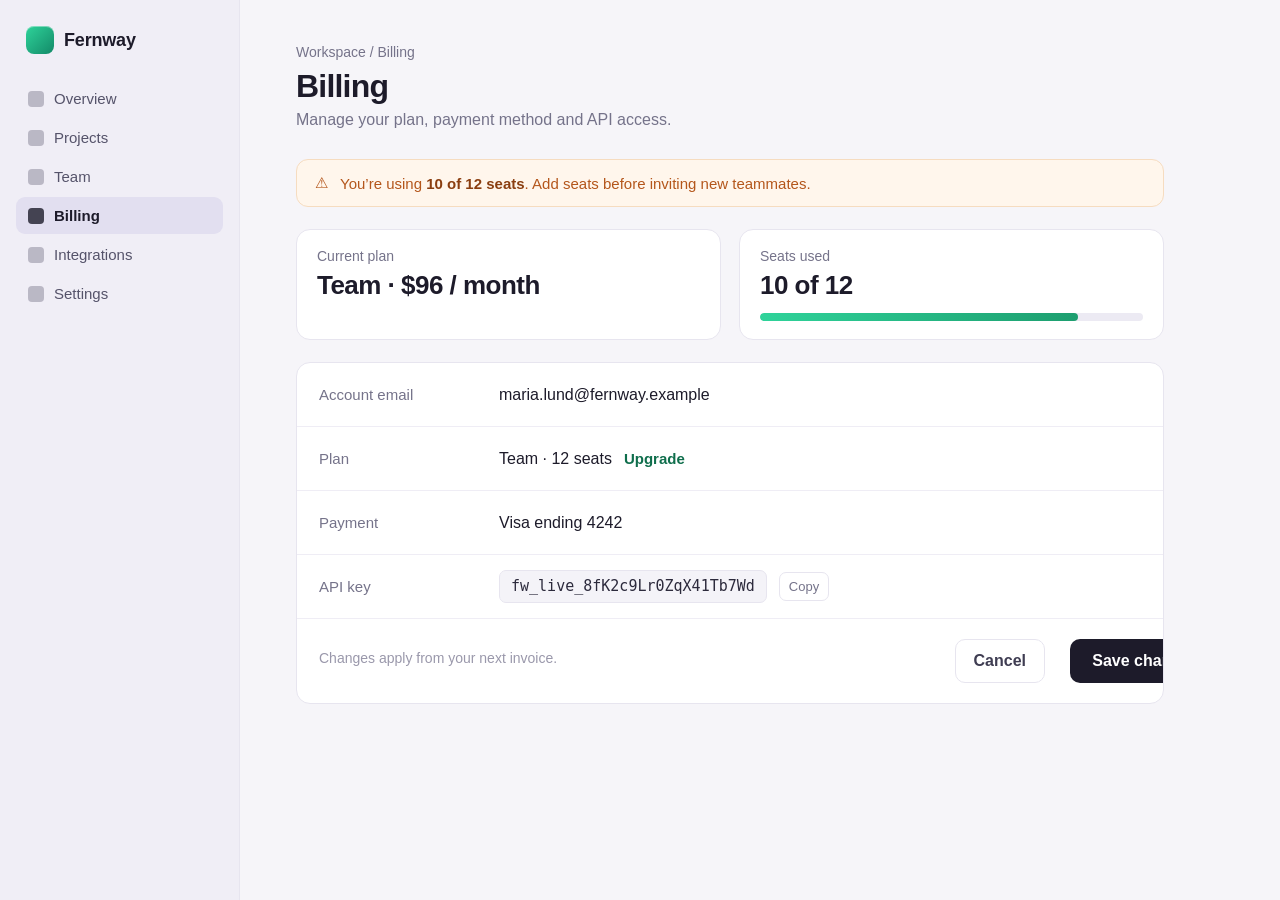
<file: demo/index.html>
<!doctype html>
<html lang="en">
<head>
<meta charset="utf-8">
<meta name="viewport" content="width=device-width, initial-scale=1">
<title>Billing · Fernway</title>
<!-- Fictional demo app for recording Point. All data on this page is fake. -->
<style>
  :root {
    --bg: #f6f5f9; --panel: #fff; --ink: #1d1b2a; --muted: #75738a; --line: #e7e5ef;
    --side: #f0eef6; --brand: #1d9e6f; --brand-ink: #0f6e4c; --warn: #b4561b;
  }
  * { box-sizing: border-box; }
  html, body { margin: 0; height: 100%; }
  body { font-family: -apple-system, BlinkMacSystemFont, "SF Pro Text", "Inter", sans-serif; color: var(--ink); background: var(--bg); -webkit-font-smoothing: antialiased; font-size: 16px; }
  .app { display: grid; grid-template-columns: 240px 1fr; min-height: 100vh; }

  aside { background: var(--side); border-right: 1px solid var(--line); padding: 26px 16px; }
  .brand { display: flex; align-items: center; gap: 10px; padding: 0 10px 26px; font-weight: 700; font-size: 18px; letter-spacing: -.01em; }
  .logo { width: 28px; height: 28px; border-radius: 8px; background: linear-gradient(135deg, #2fd39a, #138a68); box-shadow: inset 0 1px rgba(255,255,255,.4); }
  .nav a { display: flex; align-items: center; gap: 10px; padding: 10px 12px; margin-bottom: 2px; border-radius: 9px; color: #55536a; text-decoration: none; font-size: 15px; }
  .nav a.on { background: #e2dff0; color: var(--ink); font-weight: 600; }
  .nav i { width: 16px; height: 16px; border-radius: 4px; background: currentColor; opacity: .35; }
  .nav a.on i { opacity: .8; }

  main { padding: 44px 56px 60px; max-width: 980px; }
  .crumbs { color: var(--muted); font-size: 14px; margin-bottom: 8px; }
  h1 { margin: 0 0 6px; font-size: 32px; letter-spacing: -.025em; }
  .sub { color: var(--muted); font-size: 16px; margin-bottom: 30px; }

  .banner { display: flex; gap: 12px; align-items: center; padding: 14px 18px; margin-bottom: 22px; border-radius: 12px; background: #fff6ec; border: 1px solid #f6dcc0; color: var(--warn); font-size: 15px; }
  .banner b { color: #8a3e10; }

  .grid { display: grid; grid-template-columns: 1fr 1fr; gap: 18px; margin-bottom: 22px; }
  .stat { background: var(--panel); border: 1px solid var(--line); border-radius: 14px; padding: 18px 20px; }
  .stat .k { color: var(--muted); font-size: 14px; }
  .stat .v { font-size: 26px; font-weight: 700; letter-spacing: -.02em; margin-top: 6px; }
  .meter { height: 8px; border-radius: 4px; background: #eceaf3; margin-top: 12px; overflow: hidden; }
  .meter span { display: block; height: 100%; width: 83%; border-radius: 4px; background: linear-gradient(90deg, #2fd39a, #1d9e6f); }

  .card { position: relative; background: var(--panel); border: 1px solid var(--line); border-radius: 14px; overflow: hidden; }
  .row { display: grid; grid-template-columns: 180px 1fr; align-items: center; min-height: 64px; padding: 0 22px; border-bottom: 1px solid #efedf5; }
  .row .k { color: var(--muted); font-size: 15px; }
  .row .v { font-size: 16px; font-weight: 500; display: flex; align-items: center; gap: 12px; }
  .link { color: var(--brand-ink); font-weight: 600; font-size: 15px; text-decoration: none; }
  .key { font: 500 15px/1 ui-monospace, "SF Mono", Menlo, monospace; background: #f4f3f8; border: 1px solid var(--line); border-radius: 7px; padding: 8px 11px; color: #2c2a3c; }
  .copy { font-size: 13px; color: var(--muted); border: 1px solid var(--line); border-radius: 7px; padding: 6px 9px; background: #fff; }
  .foot { position: relative; height: 84px; }
  .foot p { position: absolute; left: 22px; top: 31px; margin: 0; color: #9a98ab; font-size: 14px; }
  /* The bug to point at: the primary button overflows the card and gets clipped. */
  .save { position: absolute; right: -58px; top: 20px; height: 44px; padding: 0 22px; border: 0; border-radius: 10px; background: var(--ink); color: #fff; font-family: inherit; font-size: 16px; font-weight: 600; white-space: nowrap; cursor: pointer; }
  .cancel { position: absolute; right: 118px; top: 20px; height: 44px; padding: 0 18px; border: 1px solid var(--line); border-radius: 10px; background: #fff; color: #3f3d52; font-family: inherit; font-size: 16px; font-weight: 600; }
</style>
</head>
<body>
  <div class="app">
    <aside>
      <div class="brand"><span class="logo"></span>Fernway</div>
      <nav class="nav">
        <a href="#"><i></i>Overview</a>
        <a href="#"><i></i>Projects</a>
        <a href="#"><i></i>Team</a>
        <a href="#" class="on"><i></i>Billing</a>
        <a href="#"><i></i>Integrations</a>
        <a href="#"><i></i>Settings</a>
      </nav>
    </aside>

    <main>
      <div class="crumbs">Workspace / Billing</div>
      <h1>Billing</h1>
      <div class="sub">Manage your plan, payment method and API access.</div>

      <div class="banner">⚠︎ <span>You’re using <b>10 of 12 seats</b>. Add seats before inviting new teammates.</span></div>

      <div class="grid">
        <div class="stat"><div class="k">Current plan</div><div class="v">Team · $96 / month</div></div>
        <div class="stat"><div class="k">Seats used</div><div class="v">10 of 12</div><div class="meter"><span></span></div></div>
      </div>

      <div class="card">
        <div class="row"><span class="k">Account email</span><span class="v">maria.lund@fernway.example</span></div>
        <div class="row"><span class="k">Plan</span><span class="v">Team · 12 seats <a class="link" href="#">Upgrade</a></span></div>
        <div class="row"><span class="k">Payment</span><span class="v">Visa ending 4242</span></div>
        <div class="row"><span class="k">API key</span><span class="v"><span class="key">fw_live_8fK2c9Lr0ZqX41Tb7Wd</span><span class="copy">Copy</span></span></div>
        <div class="foot">
          <p>Changes apply from your next invoice.</p>
          <button class="cancel">Cancel</button>
          <button class="save">Save changes</button>
        </div>
      </div>
    </main>
  </div>
</body>
</html>
</file>
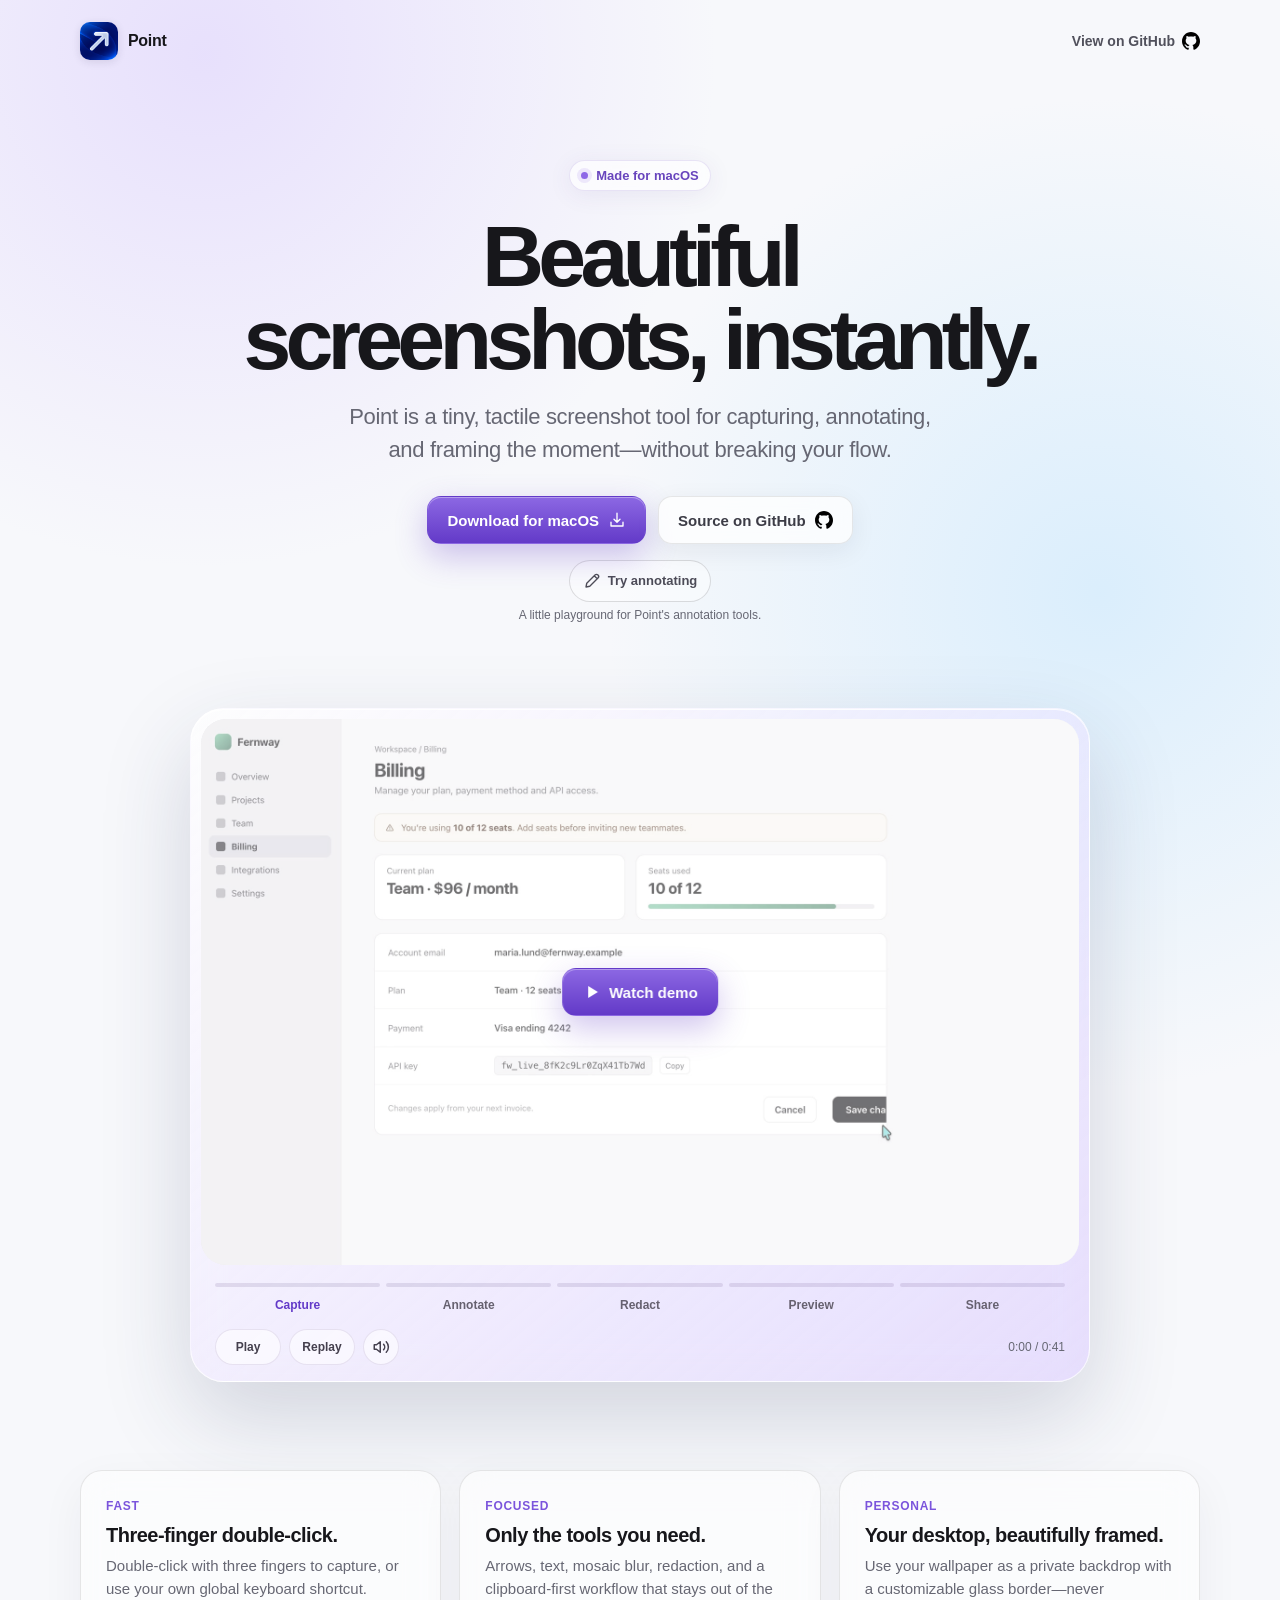
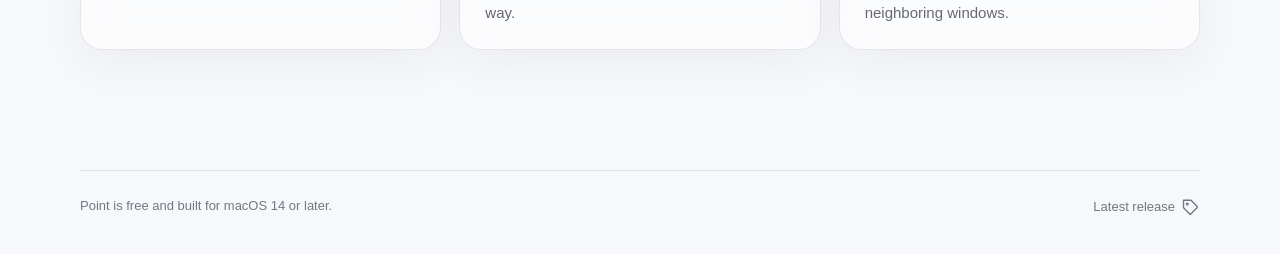
<file: docs/index.html>
<!doctype html>
<html lang="en">
<head>
  <meta charset="utf-8">
  <meta name="viewport" content="width=device-width, initial-scale=1">
  <title>Point — Beautiful screenshots, instantly</title>
  <meta name="description" content="A tiny, tactile screenshot and annotation tool made for macOS.">
  <meta name="theme-color" content="#f5f6fa">
  <meta property="og:title" content="Point — Beautiful screenshots, instantly">
  <meta property="og:description" content="Capture, annotate, and frame polished screenshots without leaving the moment.">
  <meta property="og:type" content="website">
  <meta property="og:url" content="https://201549bl.github.io/point/">
  <meta property="og:image" content="https://201549bl.github.io/point/og.png">
  <meta name="twitter:card" content="summary_large_image">
  <meta name="twitter:title" content="Point — Beautiful screenshots, instantly">
  <meta name="twitter:description" content="A tiny, tactile screenshot and annotation tool made for macOS.">
  <meta name="twitter:image" content="https://201549bl.github.io/point/og.png">
  <link rel="icon" href="app-icon.png">
  <link rel="stylesheet" href="annotation-tools.css">
  <style>
    :root {
      color-scheme: light;
      --ink: #17171b;
      --muted: #666773;
      --line: rgba(29, 29, 36, .1);
      --accent: #7b54dc;
      --accent-dark: #633ac8;
    }

    * { box-sizing: border-box; }

    html { scroll-behavior: smooth; }

    body {
      margin: 0;
      min-width: 320px;
      color: var(--ink);
      background:
        radial-gradient(circle at 16% 3%, rgba(206, 185, 255, .38), transparent 32rem),
        radial-gradient(circle at 86% 32%, rgba(165, 219, 255, .35), transparent 31rem),
        #f7f8fb;
      font-family: -apple-system, BlinkMacSystemFont, "SF Pro Display", "Helvetica Neue", sans-serif;
      -webkit-font-smoothing: antialiased;
    }

    a { color: inherit; }

    .shell {
      width: min(1120px, calc(100% - 40px));
      margin: 0 auto;
    }

    nav {
      height: 82px;
      display: flex;
      align-items: center;
      justify-content: space-between;
    }

    .brand {
      display: inline-flex;
      align-items: center;
      gap: 10px;
      font-weight: 700;
      letter-spacing: -.02em;
      text-decoration: none;
    }

    .brand img {
      width: 38px;
      height: 38px;
      border-radius: 10px;
      box-shadow: 0 2px 8px rgba(43, 35, 64, .12);
    }

    .nav-link, footer a {
      display: inline-flex;
      align-items: center;
      gap: 7px;
    }

    .link-icon {
      width: 18px;
      height: 18px;
      flex: none;
    }

    img.link-icon { height: auto; }

    .nav-link {
      color: #51515c;
      font-size: 14px;
      font-weight: 600;
      text-decoration: none;
    }

    .hero {
      text-align: center;
      padding: 78px 0 54px;
    }

    .eyebrow {
      display: inline-flex;
      align-items: center;
      gap: 8px;
      padding: 7px 11px;
      border: 1px solid rgba(107, 73, 190, .14);
      border-radius: 99px;
      color: #6845bd;
      background: rgba(255, 255, 255, .65);
      box-shadow: 0 4px 24px rgba(80, 55, 140, .08);
      font-size: 13px;
      font-weight: 650;
      backdrop-filter: blur(18px);
    }

    .eyebrow::before {
      width: 7px;
      height: 7px;
      border-radius: 50%;
      background: #8e68e7;
      content: "";
      box-shadow: 0 0 0 4px rgba(142, 104, 231, .13);
    }

    h1 {
      max-width: 850px;
      margin: 24px auto 20px;
      font-size: clamp(52px, 8vw, 86px);
      line-height: .96;
      letter-spacing: -.067em;
      text-wrap: balance;
    }

    .lede {
      max-width: 620px;
      margin: 0 auto;
      color: var(--muted);
      font-size: clamp(18px, 2.2vw, 22px);
      line-height: 1.5;
      letter-spacing: -.015em;
      text-wrap: balance;
    }

    .actions {
      display: flex;
      justify-content: center;
      flex-wrap: wrap;
      gap: 12px;
      margin-top: 30px;
    }

    .button {
      min-height: 48px;
      display: inline-flex;
      align-items: center;
      justify-content: center;
      gap: 9px;
      padding: 0 19px;
      border: 1px solid var(--line);
      border-radius: 14px;
      color: #3c3c46;
      background: rgba(255, 255, 255, .74);
      box-shadow: 0 7px 26px rgba(34, 30, 50, .07);
      font-size: 15px;
      font-weight: 650;
      text-decoration: none;
      backdrop-filter: blur(18px);
      transition: transform .2s cubic-bezier(.2, .8, .2, 1), box-shadow .2s ease;
    }

    .button:hover { transform: translateY(-2px); box-shadow: 0 12px 30px rgba(34, 30, 50, .12); }
    .button:focus-visible { outline: 3px solid rgba(123, 84, 220, .25); outline-offset: 3px; }

    .button.primary {
      border-color: transparent;
      color: white;
      background: linear-gradient(180deg, #8c68e3, var(--accent-dark));
      box-shadow: 0 12px 32px rgba(99, 58, 200, .3), inset 0 1px rgba(255, 255, 255, .35);
    }

    .demo-wrap { padding: 30px 0 88px; }

    .demo {
      position: relative;
      min-height: 630px;
      overflow: hidden;
      display: grid;
      place-items: center;
      border: 1px solid rgba(255, 255, 255, .68);
      border-radius: 34px;
      background:
        linear-gradient(145deg, rgba(44, 142, 197, .18), rgba(129, 99, 201, .16)),
        radial-gradient(circle at 15% 74%, #afd8e5 0, #649bc2 26%, transparent 27%),
        linear-gradient(135deg, #6ec0dc, #3a79ae 47%, #8f7dc7);
      box-shadow: 0 35px 90px rgba(39, 49, 91, .18), inset 0 1px rgba(255, 255, 255, .7);
    }

    .demo::before,
    .demo::after {
      position: absolute;
      bottom: -90px;
      width: 540px;
      height: 310px;
      border-radius: 56% 44% 0 0;
      content: "";
      filter: saturate(.75);
    }

    .demo::before { left: -90px; background: #718b91; transform: rotate(8deg); }
    .demo::after { right: -150px; background: #566b72; transform: rotate(-7deg); }

    .glass-frame {
      position: relative;
      z-index: 1;
      width: min(78%, 790px);
      padding: 13px;
      border: 1px solid rgba(255, 255, 255, .82);
      border-radius: 29px;
      background: linear-gradient(140deg, rgba(255, 255, 255, .66), rgba(206, 181, 255, .42) 46%, rgba(255, 255, 255, .36));
      box-shadow: 0 28px 60px rgba(21, 31, 63, .34), inset 0 0 0 1px rgba(126, 75, 207, .32);
      backdrop-filter: blur(24px) saturate(1.25);
    }

    .shot {
      position: relative;
      min-height: 375px;
      overflow: hidden;
      border-radius: 17px;
      color: #f7f7fa;
      background: #17171b;
      box-shadow: inset 0 0 0 1px rgba(255,255,255,.08);
    }

    .shot-bar {
      height: 49px;
      display: flex;
      align-items: center;
      gap: 8px;
      padding: 0 17px;
      border-bottom: 1px solid rgba(255,255,255,.08);
      color: #aaaab3;
      font-size: 12px;
    }

    .dot { width: 10px; height: 10px; border-radius: 50%; background: #55555d; }
    .shot-title { margin-left: 8px; }

    .shot-content { padding: 58px 58px 72px; }
    .shot-label { color: #9a7be9; font-size: 13px; font-weight: 700; letter-spacing: .06em; text-transform: uppercase; }
    .shot h2 { max-width: 470px; margin: 10px 0 14px; font-size: clamp(30px, 4vw, 46px); line-height: 1.04; letter-spacing: -.045em; }
    .shot p { max-width: 410px; margin: 0; color: #a9a9b2; line-height: 1.55; }

    .annotation {
      position: absolute;
      right: 12%;
      bottom: 23%;
      width: 150px;
      height: 5px;
      border-radius: 9px;
      background: #ac7cff;
      box-shadow: 0 0 0 2px rgba(0,0,0,.32);
      transform: rotate(-22deg);
      transform-origin: right center;
    }

    .annotation::after {
      position: absolute;
      right: -3px;
      top: -8px;
      width: 17px;
      height: 17px;
      border-top: 5px solid #ac7cff;
      border-right: 5px solid #ac7cff;
      content: "";
      transform: rotate(45deg);
    }

    .toolbar {
      position: absolute;
      z-index: 2;
      left: 50%;
      bottom: 42px;
      display: flex;
      align-items: center;
      gap: 9px;
      min-height: 56px;
      padding: 10px 18px;
      border: 1px solid rgba(255,255,255,.68);
      border-radius: 28px;
      background: rgba(246, 246, 250, .68);
      box-shadow: 0 16px 36px rgba(22, 30, 58, .22), inset 0 1px rgba(255,255,255,.8);
      backdrop-filter: blur(24px) saturate(1.2);
      transform: translateX(-50%);
    }

    .tool-picker {
      display: flex;
      align-items: center;
      gap: 2px;
    }

    .tool {
      width: 34px;
      height: 34px;
      display: grid;
      place-items: center;
      border: 1px solid transparent;
      border-radius: 17px;
      color: #4d4c56;
    }

    .tool.active {
      border-color: rgba(113, 72, 206, .22);
      color: #7148ce;
      background: rgba(113, 72, 206, .16);
    }

    .toolbar-divider {
      width: 1px;
      height: 22px;
      background: rgba(68, 67, 76, .18);
    }

    .toolbar-label { color: #3e3d45; font-size: 12px; font-weight: 650; }

    .switch {
      width: 29px;
      height: 17px;
      padding: 2px;
      border-radius: 99px;
      background: #7650d4;
      box-shadow: inset 0 1px 2px rgba(52, 31, 105, .22);
    }

    .switch::after {
      display: block;
      width: 13px;
      height: 13px;
      margin-left: 12px;
      border-radius: 50%;
      background: white;
      box-shadow: 0 1px 3px rgba(30, 25, 45, .25);
      content: "";
    }

    .toolbar-action {
      width: 24px;
      display: grid;
      place-items: center;
      color: #47464f;
    }

    .symbol {
      width: 17px;
      height: 17px;
      display: block;
      background: currentColor;
      -webkit-mask: var(--icon) center / contain no-repeat;
      mask: var(--icon) center / contain no-repeat;
    }

    .copy-action {
      min-width: 49px;
      height: 30px;
      display: grid;
      place-items: center;
      border-radius: 15px;
      color: white;
      background: #7650d4;
      box-shadow: inset 0 1px rgba(255,255,255,.34), 0 2px 7px rgba(75, 48, 145, .23);
      font-size: 12px;
      font-weight: 700;
    }

    .video-demo {
      width: min(900px, 100%);
      min-height: 0;
      display: block;
      margin: 0 auto;
      padding: 10px;
      border-radius: 34px;
      background: linear-gradient(140deg, rgba(255, 255, 255, .74), rgba(210, 191, 255, .46));
      box-shadow: 0 35px 90px rgba(39, 49, 91, .18), inset 0 1px rgba(255, 255, 255, .8);
      backdrop-filter: blur(24px) saturate(1.2);
    }

    .video-demo::before,
    .video-demo::after { display: none; }

    .demo-stage { position: relative; }
    .demo-stage::after {
      content: "";
      position: absolute;
      inset: 0;
      z-index: 1;
      border-radius: 25px;
      background: rgba(255, 255, 255, .38);
      opacity: 0;
      pointer-events: none;
      transition: opacity 250ms ease;
    }
    .is-awaiting-play .demo-stage::after { opacity: 1; }
    .is-awaiting-play video { filter: saturate(.4); }
    .video-demo video {
      width: 100%;
      height: auto;
      display: block;
      border-radius: 25px;
      background: #eef0f5;
      transition: filter 250ms ease;
    }

    .demo-start {
      position: absolute;
      z-index: 2;
      top: 50%;
      left: 50%;
      translate: -50% -50%;
      font-family: inherit;
      white-space: nowrap;
      cursor: pointer;
    }
    .demo-start[hidden] { display: none; }
    .demo-start svg { width: 18px; height: 18px; }

    .demo-controls { width: 100%; padding: 8px 14px 6px; }
    .demo-controls[hidden] { display: none; }
    .chapter-timeline { position: relative; }
    .chapter-list { display: grid; grid-template-columns: var(--chapter-tracks, repeat(5, 1fr)); gap: 6px; }
    .demo-chapter {
      min-width: 0;
      min-height: 54px;
      display: flex;
      flex-direction: column;
      align-items: stretch;
      justify-content: flex-start;
      padding: 10px 0 8px;
      border: 0;
      border-radius: 5px;
      background: transparent;
      color: #66616f;
      font-size: 12px;
      font-weight: 600;
      line-height: 1.4;
      font-family: inherit;
      cursor: pointer;
    }
    .chapter-track { display: block; flex: 0 0 4px; height: 4px; margin-bottom: 10px; overflow: hidden; border-radius: 4px; background: rgba(79, 56, 116, .13); }
    .chapter-fill { display: block; width: 100%; height: 100%; background: var(--accent); transform: scaleX(var(--progress, 0)); transform-origin: left; }
    .demo-chapter[aria-current="step"] { color: var(--accent-dark); font-weight: 750; }
    .demo-chapter:hover { color: var(--accent-dark); }
    .demo-scrub {
      appearance: none;
      -webkit-appearance: none;
      position: absolute;
      top: 0;
      left: 0;
      width: 100%;
      height: 24px;
      margin: 0;
      padding: 0;
      background: transparent;
      cursor: pointer;
      touch-action: none;
    }
    .demo-scrub::-webkit-slider-runnable-track { height: 4px; background: transparent; }
    .demo-scrub::-moz-range-track, .demo-scrub::-moz-range-progress { height: 4px; background: transparent; }
    .demo-scrub::-webkit-slider-thumb { -webkit-appearance: none; width: 12px; height: 12px; margin-top: -4px; border: 2px solid white; border-radius: 50%; background: var(--accent-dark); box-shadow: 0 1px 5px rgba(50,30,80,.25); opacity: 0; }
    .demo-scrub::-moz-range-thumb { width: 8px; height: 8px; border: 2px solid white; border-radius: 50%; background: var(--accent-dark); opacity: 0; }
    .demo-playhead {
      position: absolute;
      left: var(--playhead-x, 0px);
      top: var(--playhead-y, 12px);
      width: 12px;
      height: 12px;
      border: 2px solid white;
      border-radius: 50%;
      background: var(--accent-dark);
      box-shadow: 0 1px 5px rgba(50,30,80,.25);
      transform: translate(-50%, -50%);
      pointer-events: none;
      opacity: 0;
    }
    .chapter-timeline:hover .demo-playhead, .chapter-timeline:focus-within .demo-playhead { opacity: 1; }
    .demo-transport { display: flex; flex-wrap: wrap; align-items: center; gap: 8px; padding-top: 2px; }
    .demo-transport button {
      min-height: 36px;
      min-width: 66px;
      padding: 0 12px;
      border: 1px solid rgba(112,89,147,.14);
      border-radius: 18px;
      background: rgba(255,255,255,.58);
      color: #45404e;
      font: 650 12px/1 -apple-system, BlinkMacSystemFont, "SF Pro Display", sans-serif;
      cursor: pointer;
    }
    .demo-transport button:hover { background: rgba(255,255,255,.95); }
    .demo-transport .video-sound { display: grid; place-items: center; flex: 0 0 36px; width: 36px; min-width: 36px; height: 36px; padding: 0; }
    .video-sound svg { grid-area: 1 / 1; width: 18px; height: 18px; }
    .video-sound[aria-pressed="false"] .sound-on, .video-sound[aria-pressed="true"] .sound-off { display: none; }
    .demo-clock { margin-left: auto; color: var(--muted); font-size: 12px; font-variant-numeric: tabular-nums; white-space: nowrap; }
    .demo-controls :focus-visible { outline: 2px solid var(--accent); outline-offset: 3px; }
    .demo-scrub:disabled { cursor: wait; }
    .demo-fallback { padding: 0 14px; font-size: 13px; color: var(--muted); }

    .features {
      display: grid;
      grid-template-columns: repeat(3, 1fr);
      gap: 18px;
      padding-bottom: 120px;
    }

    .feature {
      padding: 25px;
      border: 1px solid var(--line);
      border-radius: 22px;
      background: rgba(255, 255, 255, .55);
      box-shadow: 0 14px 45px rgba(36, 32, 54, .05);
      backdrop-filter: blur(16px);
    }

    .feature-kicker { color: var(--accent); font-size: 12px; font-weight: 750; letter-spacing: .06em; text-transform: uppercase; }
    .feature h3 { margin: 10px 0 7px; font-size: 20px; letter-spacing: -.025em; }
    .feature p { margin: 0; color: var(--muted); font-size: 15px; line-height: 1.55; }

    footer {
      display: flex;
      justify-content: space-between;
      gap: 20px;
      padding: 27px 0 38px;
      border-top: 1px solid var(--line);
      color: #757681;
      font-size: 13px;
    }

    footer a { text-decoration: none; }

    @media (max-width: 760px) {
      .shell { width: min(100% - 24px, 1120px); }
      .hero { padding-top: 54px; }
      h1 { font-size: clamp(48px, 15vw, 68px); }
      .demo { min-height: 500px; border-radius: 26px; }
      .video-demo { min-height: 0; padding: 6px; border-radius: 24px; }
      .video-demo video, .demo-stage::after { border-radius: 18px; }
      .demo-controls { padding: 6px 8px; }
      .demo-chapter { font-size: 11px; }
      .demo-transport button { min-width: 60px; padding: 0 10px; }
      .glass-frame { width: 91%; padding: 9px; border-radius: 23px; }
      .shot { min-height: 330px; border-radius: 14px; }
      .shot-content { padding: 44px 30px 70px; }
      .shot p { font-size: 14px; }
      .annotation { right: 8%; bottom: 20%; width: 105px; }
      .toolbar { bottom: 29px; transform: translateX(-50%) scale(.72); transform-origin: bottom center; }
      .features { grid-template-columns: 1fr; padding-bottom: 70px; }
      footer { flex-direction: column; }
    }

    @media (max-width: 420px) {
      .chapter-list { gap: 4px; }
      .demo-chapter { font-size: 10px; }
      .demo-transport { gap: 6px; }
      .demo-transport button { min-width: 0; padding: 0 8px; }
      .demo-clock { font-size: 11px; }
    }

    @media (prefers-reduced-motion: reduce) {
      html { scroll-behavior: auto; }
      .button, .video-demo video, .demo-stage::after { transition: none; }
    }
  </style>
</head>
<body>
  <div class="shell">
    <nav aria-label="Primary navigation">
      <a class="brand" href="#top"><img src="app-icon.png" alt=""> Point</a>
      <a class="nav-link" href="https://github.com/201549BL/point">View on GitHub <img class="link-icon" src="icons/github-mark.svg" width="18" alt="" aria-hidden="true"></a>
    </nav>

    <main id="top">
      <section class="hero">
        <span class="eyebrow">Made for macOS</span>
        <h1>Beautiful screenshots, instantly.</h1>
        <p class="lede">Point is a tiny, tactile screenshot tool for capturing, annotating, and framing the moment—without breaking your flow.</p>
        <div class="actions">
          <a class="button primary" href="https://github.com/201549BL/point/releases/download/v0.4.0/Point-0.4.0-macOS.zip">Download for macOS <svg class="link-icon" viewBox="0 0 24 24" fill="none" stroke="currentColor" stroke-width="1.8" stroke-linecap="round" stroke-linejoin="round" aria-hidden="true"><path d="M12 3v12m-4-4 4 4 4-4M4 15v5h16v-5"/></svg></a>
          <a class="button" href="https://github.com/201549BL/point">Source on GitHub <img class="link-icon" src="icons/github-mark.svg" width="18" alt="" aria-hidden="true"></a>
        </div>
      </section>

      <section class="demo-wrap" aria-label="Point screenshot annotation preview">
        <div class="demo video-demo">
          <div class="demo-stage">
            <video id="point-demo" controls loop playsinline preload="metadata" width="1888" height="1174" poster="point-demo-poster.jpg?v=030-start-frame-v9" aria-label="Point demo: capture with a Sunset wash, frame and annotate a screenshot, blur an email, redact a key, preview the result, and share it in chat.">
              <source src="point-demo.mp4?v=030-crop-v8" type="video/mp4">
              <a href="point-demo.mp4?v=030-crop-v8">Watch the Point demo video</a>
            </video>
            <button class="button primary demo-start" type="button" aria-controls="point-demo" hidden>
              <svg viewBox="0 0 24 24" fill="currentColor" aria-hidden="true" focusable="false"><path d="m8 4 13 8-13 8Z"/></svg>
              Watch demo
            </button>
          </div>
          <div class="demo-controls" hidden>
            <div class="chapter-timeline">
              <div class="chapter-list" role="group" aria-label="Demo chapters">
                <button class="demo-chapter" type="button" data-start="0" aria-controls="point-demo"><span class="chapter-track" aria-hidden="true"><span class="chapter-fill"></span></span>Capture</button>
                <button class="demo-chapter" type="button" data-start="9.366667" aria-controls="point-demo"><span class="chapter-track" aria-hidden="true"><span class="chapter-fill"></span></span>Annotate</button>
                <button class="demo-chapter" type="button" data-start="18.133333" aria-controls="point-demo"><span class="chapter-track" aria-hidden="true"><span class="chapter-fill"></span></span>Redact</button>
                <button class="demo-chapter" type="button" data-start="28.6" aria-controls="point-demo"><span class="chapter-track" aria-hidden="true"><span class="chapter-fill"></span></span>Preview</button>
                <button class="demo-chapter" type="button" data-start="31.7" aria-controls="point-demo"><span class="chapter-track" aria-hidden="true"><span class="chapter-fill"></span></span>Share</button>
              </div>
              <span class="demo-playhead" aria-hidden="true"></span>
              <input class="demo-scrub" type="range" min="0" max="40.733333" step="0.01" value="0" aria-label="Seek demo" aria-controls="point-demo" disabled>
            </div>
            <div class="demo-transport">
              <button class="video-toggle" type="button" aria-label="Play demo">Play</button>
              <button class="video-replay" type="button" aria-label="Replay demo">Replay</button>
              <button class="video-sound" type="button" aria-label="Mute demo" title="Mute demo" aria-pressed="true" aria-controls="point-demo">
                <svg class="sound-off" viewBox="0 0 24 24" fill="none" stroke="currentColor" stroke-width="2" stroke-linecap="round" stroke-linejoin="round" aria-hidden="true" focusable="false"><path d="M11 5 6 9H3v6h3l5 4Z"/><path d="m17 9 5 6m0-6-5 6"/></svg>
                <svg class="sound-on" viewBox="0 0 24 24" fill="none" stroke="currentColor" stroke-width="2" stroke-linecap="round" stroke-linejoin="round" aria-hidden="true" focusable="false"><path d="M11 5 6 9H3v6h3l5 4Z"/><path d="M15.5 8.5a5 5 0 0 1 0 7M19 5a10 10 0 0 1 0 14"/></svg>
              </button>
              <output class="demo-clock" aria-hidden="true">0:00 / 0:41</output>
            </div>
          </div>
          <p class="demo-fallback" hidden>Having trouble playing the demo? <a href="point-demo.mp4?v=030-crop-v8">Open the video directly.</a></p>
        </div>
      </section>

      <section class="features" aria-label="Features">
        <article class="feature">
          <span class="feature-kicker">Fast</span>
          <h3>Three-finger double-click.</h3>
          <p>Double-click with three fingers to capture, or use your own global keyboard shortcut.</p>
        </article>
        <article class="feature">
          <span class="feature-kicker">Focused</span>
          <h3>Only the tools you need.</h3>
          <p>Arrows, text, mosaic blur, redaction, and a clipboard-first workflow that stays out of the way.</p>
        </article>
        <article class="feature">
          <span class="feature-kicker">Personal</span>
          <h3>Your desktop, beautifully framed.</h3>
          <p>Use your wallpaper as a private backdrop with a customizable glass border—never neighboring windows.</p>
        </article>
      </section>
    </main>

    <footer>
      <span>Point is free and built for macOS 14 or later.</span>
      <a href="https://github.com/201549BL/point/releases/latest">Latest release <svg class="link-icon" viewBox="0 0 24 24" fill="none" stroke="currentColor" stroke-width="1.8" stroke-linecap="round" stroke-linejoin="round" aria-hidden="true"><path d="M20 13 11 22 2 13V3h10l8 8a1.4 1.4 0 0 1 0 2Z"/><circle cx="7" cy="8" r="1.25"/></svg></a>
    </footer>
  </div>
  <script src="demo-player.js?v=030-quiet-poster-2"></script>
  <script src="annotation-mosaic.js?v=3" defer></script>
  <script src="annotation-tools.js?v=2" defer></script>
</body>
</html>
</file>
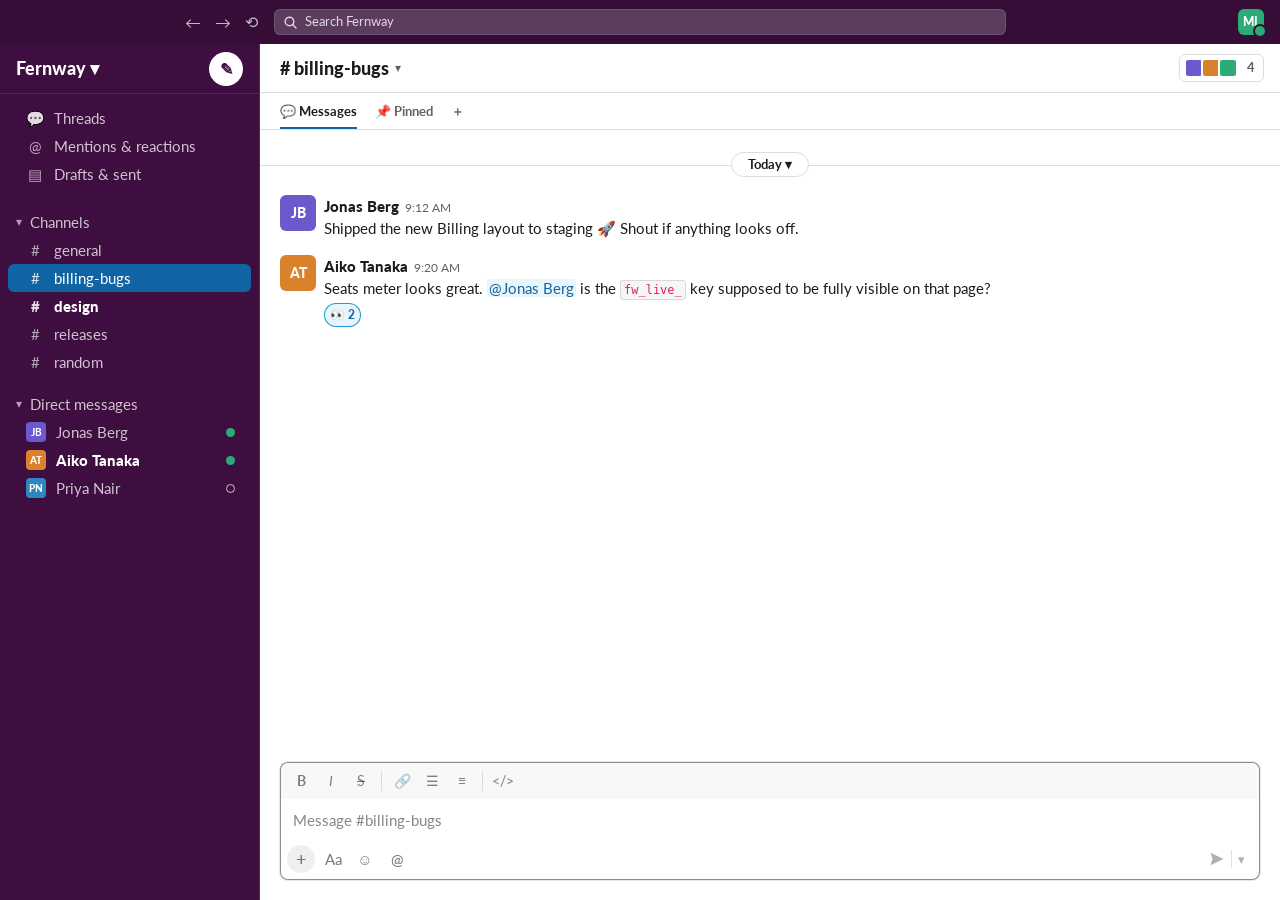
<file: demo/chat.html>
<!doctype html>
<html lang="en">
<head>
<meta charset="utf-8">
<meta name="viewport" content="width=device-width, initial-scale=1">
<title>billing-bugs (Channel) - Fernway</title>
<!-- Team-chat look-alike for recording Point (no real product's logo or name). Paste (⌘V) or drop an image, then press Return. -->
<link rel="preconnect" href="https://fonts.googleapis.com">
<link href="https://fonts.googleapis.com/css2?family=Lato:ital,wght@0,400;0,700;0,900;1,400&display=swap" rel="stylesheet">
<style>
  :root {
    --aub: #3f0e40; --aub-top: #350d36; --aub-hover: #350d36; --side-ink: #cfc3cf; --active: #1164a3;
    --ink: #1d1c1d; --muted: #616061; --line: #dddddd; --soft: #f8f8f8; --link: #1264a3; --green: #007a5a;
  }
  * { box-sizing: border-box; }
  html, body { margin: 0; height: 100%; }
  body { font-family: Lato, "Slack-Lato", -apple-system, BlinkMacSystemFont, "Helvetica Neue", sans-serif; color: var(--ink); -webkit-font-smoothing: antialiased; font-size: 15px; line-height: 1.46668; }
  .shell { display: grid; grid-template-rows: 44px 1fr; height: 100vh; }

  /* top bar */
  .top { display: grid; grid-template-columns: 1fr minmax(320px, 732px) 1fr; align-items: center; background: var(--aub-top); padding: 0 16px; box-shadow: 0 1px 0 rgba(255,255,255,.1); }
  .top .nav { display: flex; gap: 14px; justify-content: flex-end; padding-right: 16px; color: rgba(255,255,255,.7); font-size: 16px; }
  .search { height: 26px; border-radius: 6px; background: rgba(255,255,255,.2); box-shadow: inset 0 0 0 1px rgba(255,255,255,.1); color: rgba(255,255,255,.8); font-size: 13px; display: flex; align-items: center; gap: 8px; padding: 0 10px; }
  .me { justify-self: end; width: 26px; height: 26px; border-radius: 6px; background: #2bac76; color: #fff; font-size: 12px; font-weight: 900; display: grid; place-items: center; position: relative; }
  .me::after { content: ""; position: absolute; right: -3px; bottom: -3px; width: 10px; height: 10px; border-radius: 50%; background: #2bac76; border: 2px solid var(--aub-top); }

  .app { display: grid; grid-template-columns: 260px 1fr; min-height: 0; }
  aside { background: var(--aub); color: var(--side-ink); overflow: auto; border-right: 1px solid rgba(255,255,255,.1); }
  .ws { display: flex; align-items: center; justify-content: space-between; height: 50px; padding: 0 16px; border-bottom: 1px solid rgba(255,255,255,.1); color: #fff; font-weight: 900; font-size: 18px; }
  .ws .new { width: 34px; height: 34px; border-radius: 50%; background: #fff; color: var(--aub); display: grid; place-items: center; font-size: 16px; }
  .quick { padding: 10px 0 6px; }
  .item { display: flex; align-items: center; gap: 10px; height: 28px; padding: 0 16px 0 18px; margin: 0 8px; border-radius: 6px; font-size: 15px; white-space: nowrap; }
  .item .ic { width: 18px; text-align: center; opacity: .85; }
  .item.bold { color: #fff; font-weight: 900; }
  .item.on { background: var(--active); color: #fff; }
  .group { display: flex; align-items: center; gap: 8px; height: 28px; padding: 0 16px; margin-top: 14px; font-size: 15px; }
  .group::before { content: "▾"; font-size: 12px; opacity: .8; }
  .pres { width: 9px; height: 9px; border-radius: 50%; background: #2bac76; flex: none; }
  .pres.away { background: transparent; border: 1.5px solid var(--side-ink); }
  .mini { width: 20px; height: 20px; border-radius: 4px; font-size: 10px; font-weight: 900; color: #fff; display: grid; place-items: center; flex: none; }

  main { display: grid; grid-template-rows: auto auto 1fr auto auto; min-width: 0; min-height: 0; background: #fff; }
  .chead { display: flex; align-items: center; gap: 6px; height: 49px; padding: 0 16px 0 20px; border-bottom: 1px solid var(--line); }
  .chead h1 { margin: 0; font-size: 18px; font-weight: 900; }
  .chead .caret { color: var(--muted); font-size: 12px; }
  .chead .members { margin-left: auto; display: flex; align-items: center; gap: 6px; border: 1px solid var(--line); border-radius: 6px; padding: 3px 8px 3px 4px; font-size: 13px; font-weight: 700; color: var(--muted); }
  .chead .members span { width: 20px; height: 20px; border-radius: 4px; margin-right: -9px; border: 2px solid #fff; }
  .chead .members b { margin-left: 12px; }
  .tabs { display: flex; gap: 18px; padding: 0 20px; border-bottom: 1px solid var(--line); font-size: 13px; font-weight: 700; color: var(--muted); }
  .tabs span { padding: 9px 0 8px; }
  .tabs .on { color: var(--ink); box-shadow: inset 0 -2px var(--active); }

  #log { overflow-y: auto; padding: 12px 0 6px; min-height: 0; }
  .day { position: relative; text-align: center; margin: 10px 0; }
  .day::before { content: ""; position: absolute; left: 0; right: 0; top: 50%; height: 1px; background: var(--line); }
  .day span { position: relative; display: inline-block; padding: 2px 16px; border: 1px solid var(--line); border-radius: 24px; background: #fff; font-size: 13px; font-weight: 700; }
  .msg { display: grid; grid-template-columns: 36px 1fr; gap: 8px; padding: 8px 20px; }
  .msg:hover { background: var(--soft); }
  .msg .av { width: 36px; height: 36px; border-radius: 6px; display: grid; place-items: center; color: #fff; font-weight: 900; font-size: 14px; }
  .msg .who { font-weight: 900; } .msg .when { color: var(--muted); font-size: 12px; margin-left: 6px; }
  .msg .text { word-wrap: break-word; }
  .msg .text code { font: 12px Monaco, Menlo, Consolas, monospace; background: rgba(29,28,29,.04); border: 1px solid rgba(29,28,29,.13); border-radius: 3px; padding: 2px 3px; color: #e01e5a; }
  .msg .text .mention { background: rgba(29,155,209,.1); color: var(--link); border-radius: 3px; padding: 0 2px; }
  .file { margin-top: 6px; display: inline-block; }
  .file .name { font-size: 13px; color: var(--muted); margin-bottom: 4px; }
  .msg img.shot { display: block; max-width: min(480px, 100%); max-height: 360px; border-radius: 8px; border: 1px solid rgba(29,28,29,.13); cursor: zoom-in; }
  .reacts { display: flex; gap: 4px; margin-top: 4px; }
  .react { display: inline-flex; gap: 4px; align-items: center; height: 24px; padding: 0 6px; border-radius: 24px; background: #e8f5fa; box-shadow: inset 0 0 0 1px #1d9bd1; font-size: 12px; font-weight: 700; color: var(--link); }
  .typing { height: 20px; padding: 0 20px; color: var(--muted); font-size: 12px; }

  .composer { margin: 0 20px 20px; border: 1px solid rgba(29,28,29,.3); border-radius: 8px; background: #fff; }
  .composer:focus-within { border-color: rgba(29,28,29,.5); box-shadow: 0 0 0 1px rgba(29,28,29,.1); }
  .fmt { display: flex; gap: 2px; padding: 4px 6px; border-radius: 8px 8px 0 0; background: #f8f8f8; color: rgba(29,28,29,.55); font-size: 14px; }
  .fmt span { width: 28px; height: 28px; display: grid; place-items: center; border-radius: 4px; }
  .fmt i.sep { width: 1px; height: 20px; margin: 4px 4px; background: rgba(29,28,29,.13); }
  .attach { display: none; gap: 10px; padding: 12px 12px 0; }
  .attach.has { display: flex; }
  .thumb { position: relative; }
  .thumb img { display: block; height: 62px; width: 62px; object-fit: cover; border-radius: 8px; border: 1px solid rgba(29,28,29,.13); }
  .thumb button { position: absolute; top: -8px; right: -8px; width: 20px; height: 20px; border-radius: 50%; border: 0; background: #1d1c1d; color: #fff; font-size: 11px; line-height: 20px; cursor: pointer; }
  textarea { display: block; width: 100%; min-height: 42px; max-height: 160px; resize: none; border: 0; outline: 0; padding: 10px 12px 2px; font: inherit; font-size: 15px; color: var(--ink); background: transparent; }
  textarea::placeholder { color: #868686; }
  .bar { display: flex; align-items: center; gap: 4px; padding: 4px 6px 6px; color: rgba(29,28,29,.6); font-size: 15px; }
  .bar .plus { width: 28px; height: 28px; border-radius: 50%; background: rgba(29,28,29,.07); display: grid; place-items: center; font-size: 18px; }
  .bar span:not(.plus) { width: 28px; height: 28px; display: grid; place-items: center; }
  .send { margin-left: auto; height: 28px; padding: 0 8px; border: 0; border-radius: 4px; background: transparent; color: rgba(29,28,29,.35); cursor: pointer; display: flex; align-items: center; gap: 6px; }
  .send.ready { background: var(--green); color: #fff; }
  .send i { width: 1px; height: 18px; background: currentColor; opacity: .4; }
  .drop { position: fixed; inset: 0; display: none; place-items: center; background: rgba(18,100,163,.1); border: 3px dashed var(--active); font-size: 22px; font-weight: 900; color: var(--active); pointer-events: none; }
  .drop.on { display: grid; }
  .lightbox { position: fixed; inset: 0; display: none; place-items: center; background: rgba(0,0,0,.85); cursor: zoom-out; }
  .lightbox.on { display: grid; }
  .lightbox img { max-width: 92vw; max-height: 90vh; border-radius: 8px; }
  @media (max-width: 900px) {
    .app { grid-template-columns: 1fr; }
    aside, .top .nav, .chead .members { display: none; }
    .top { grid-template-columns: 1fr auto; }
  }
</style>
</head>
<body>
 <div class="shell">
  <div class="top">
    <div class="nav"><span>←</span><span>→</span><span>⟲</span></div>
    <div class="search"><svg width="13" height="13" viewBox="0 0 13 13"><circle cx="5.5" cy="5.5" r="4.3" fill="none" stroke="currentColor" stroke-width="1.4"/><path d="M8.6 8.6L12 12" stroke="currentColor" stroke-width="1.4" stroke-linecap="round"/></svg>Search Fernway</div>
    <div class="me">ML</div>
  </div>

  <div class="app">
    <aside>
      <div class="ws">Fernway ▾<span class="new">✎</span></div>
      <div class="quick">
        <div class="item"><span class="ic">💬</span>Threads</div>
        <div class="item"><span class="ic">@</span>Mentions &amp; reactions</div>
        <div class="item"><span class="ic">▤</span>Drafts &amp; sent</div>
      </div>
      <div class="group">Channels</div>
      <div class="item"><span class="ic">#</span>general</div>
      <div class="item on"><span class="ic">#</span>billing-bugs</div>
      <div class="item bold"><span class="ic">#</span>design</div>
      <div class="item"><span class="ic">#</span>releases</div>
      <div class="item"><span class="ic">#</span>random</div>
      <div class="group">Direct messages</div>
      <div class="item"><span class="mini" style="background:#6a5acd">JB</span>Jonas Berg<span class="pres" style="margin-left:auto"></span></div>
      <div class="item bold"><span class="mini" style="background:#d9822b">AT</span>Aiko Tanaka<span class="pres" style="margin-left:auto"></span></div>
      <div class="item"><span class="mini" style="background:#2e86c1">PN</span>Priya Nair<span class="pres away" style="margin-left:auto"></span></div>
    </aside>

    <main>
      <div class="chead"><h1># billing-bugs</h1><span class="caret">▾</span>
        <span class="members"><span style="background:#6a5acd"></span><span style="background:#d9822b"></span><span style="background:#2bac76"></span><b>4</b></span></div>
      <div class="tabs"><span class="on">💬 Messages</span><span>📌 Pinned</span><span>＋</span></div>

      <div id="log">
        <div class="day"><span>Today ▾</span></div>
        <div class="msg"><div class="av" style="background:#6a5acd">JB</div><div>
          <span class="who">Jonas Berg</span><span class="when">9:12 AM</span>
          <div class="text">Shipped the new Billing layout to staging 🚀 Shout if anything looks off.</div></div></div>
        <div class="msg"><div class="av" style="background:#d9822b">AT</div><div>
          <span class="who">Aiko Tanaka</span><span class="when">9:20 AM</span>
          <div class="text">Seats meter looks great. <span class="mention">@Jonas Berg</span> is the <code>fw_live_</code> key supposed to be fully visible on that page?</div>
          <div class="reacts"><span class="react">👀 2</span></div></div></div>
      </div>
      <div class="typing" id="typing"></div>

      <div class="composer" id="composer">
        <div class="fmt"><span><b>B</b></span><span><i>I</i></span><span><s>S</s></span><i class="sep"></i><span>🔗</span><span>☰</span><span>≡</span><i class="sep"></i><span>&lt;/&gt;</span></div>
        <div class="attach" id="attach"></div>
        <textarea id="input" rows="1" placeholder="Message #billing-bugs" autofocus></textarea>
        <div class="bar"><span class="plus">+</span><span>Aa</span><span>☺</span><span>@</span>
          <button class="send" id="send" aria-label="Send now"><svg width="16" height="16" viewBox="0 0 16 16"><path d="M1.5 1.8l13 6.2-13 6.2 2-6.2z" fill="currentColor"/></svg><i></i>▾</button></div>
      </div>
    </main>
  </div>
 </div>
  <div class="drop" id="drop">Upload to #billing-bugs</div>
  <div class="lightbox" id="lightbox"><img alt=""></div>

<script>
const log = document.getElementById('log'), input = document.getElementById('input'), attach = document.getElementById('attach');
const send = document.getElementById('send'), typing = document.getElementById('typing');
let pending = [];
let replied = false;

const now = () => new Date().toLocaleTimeString([], { hour: 'numeric', minute: '2-digit' });
const esc = s => s.replace(/[&<>"]/g, c => ({ '&': '&amp;', '<': '&lt;', '>': '&gt;', '"': '&quot;' }[c]));
const ready = () => send.classList.toggle('ready', !!(input.value.trim() || pending.length));

function addImage(file) {
  const url = URL.createObjectURL(file);
  pending.push(url);
  const t = document.createElement('div');
  t.className = 'thumb';
  t.innerHTML = `<img src="${url}" alt=""><button aria-label="Remove">✕</button>`;
  t.querySelector('button').onclick = () => { pending = pending.filter(u => u !== url); t.remove(); attach.classList.toggle('has', pending.length > 0); ready(); input.focus(); };
  attach.appendChild(t);
  attach.classList.add('has');
  ready();
}

function post({ who, initials, color, text = '', images = [] }) {
  const m = document.createElement('div');
  m.className = 'msg';
  m.innerHTML = `<div class="av" style="background:${color}">${initials}</div><div>
    <span class="who">${who}</span><span class="when">${now()}</span>
    ${text ? `<div class="text">${esc(text).replace(/\n/g, '<br>')}</div>` : ''}
    ${images.map(u => `<div class="file"><div class="name">Screenshot.png ▾</div><img class="shot" src="${u}" alt="Screenshot"></div>`).join('')}</div>`;
  log.appendChild(m);
  m.querySelectorAll('img.shot').forEach(img => img.onload = () => log.scrollTop = log.scrollHeight);
  log.scrollTop = log.scrollHeight;
}

function submit() {
  const text = input.value.trim();
  if (!text && !pending.length) return;
  post({ who: 'Maria Lund', initials: 'ML', color: '#2bac76', text, images: pending });
  const hadImage = pending.length > 0;
  pending = []; attach.innerHTML = ''; attach.classList.remove('has'); input.value = ''; input.style.height = ''; ready();
  respond(text, hadImage);
}

// Every message gets a reply: a screenshot gets the bug-report answer, text follows the script below.
const PEOPLE = {
  jonas: { who: 'Jonas Berg', initials: 'JB', color: '#6a5acd' },
  aiko: { who: 'Aiko Tanaka', initials: 'AT', color: '#d9822b' },
};
const SCREENSHOT_REPLY = [PEOPLE.jonas, 'Good catch, will fix 👍'];
const RULES = [
  [/thank|thx|ty\b|🙏|appreciate/i, PEOPLE.jonas, 'np 👍'],
  [/\?$/, PEOPLE.jonas, 'Will check'],
];
const FALLBACK = [
  [PEOPLE.jonas, 'Will fix'],
  [PEOPLE.jonas, 'On it'],
  [PEOPLE.aiko, '+1'],
];
let fallbackIndex = 0;
let replyQueue = Promise.resolve();

function pickReply(text, hadImage) {
  if (hadImage && !replied) { replied = true; return SCREENSHOT_REPLY; }
  const rule = RULES.find(([re]) => re.test(text));
  if (rule) return [rule[1], rule[2]];
  return FALLBACK[fallbackIndex++ % FALLBACK.length];
}

function respond(text, hadImage) {
  const [person, reply] = pickReply(text, hadImage);
  const wait = ms => new Promise(r => setTimeout(r, ms));
  // Replies queue up, so sending quickly never interleaves two typing indicators.
  replyQueue = replyQueue.then(async () => {
    await wait(900);
    typing.innerHTML = `<b>${person.who}</b> is typing…`;
    await wait(1400 + Math.min(1600, reply.length * 25));
    typing.textContent = '';
    post({ ...person, text: reply });
  });
}

// ⌘V works wherever focus is: images attach to the composer, text goes in as usual.
document.addEventListener('paste', e => {
  const files = [...(e.clipboardData?.items || [])].filter(i => i.type.startsWith('image/')).map(i => i.getAsFile()).filter(Boolean);
  if (files.length) { e.preventDefault(); files.forEach(addImage); input.focus(); }
});
input.addEventListener('keydown', e => { if (e.key === 'Enter' && !e.shiftKey && !e.isComposing) { e.preventDefault(); submit(); } });
input.addEventListener('input', () => { input.style.height = 'auto'; input.style.height = input.scrollHeight + 'px'; ready(); });
send.onclick = submit;

const drop = document.getElementById('drop');
addEventListener('dragover', e => { e.preventDefault(); drop.classList.add('on'); });
addEventListener('dragleave', e => { if (!e.relatedTarget) drop.classList.remove('on'); });
addEventListener('drop', e => { e.preventDefault(); drop.classList.remove('on'); [...e.dataTransfer.files].filter(f => f.type.startsWith('image/')).forEach(addImage); input.focus(); });

const lb = document.getElementById('lightbox');
log.addEventListener('click', e => { if (e.target.matches('img.shot')) { lb.querySelector('img').src = e.target.src; lb.classList.add('on'); } });
lb.onclick = () => lb.classList.remove('on');
addEventListener('keydown', e => { if (e.key === 'Escape') lb.classList.remove('on'); });
</script>
</body>
</html>
</file>
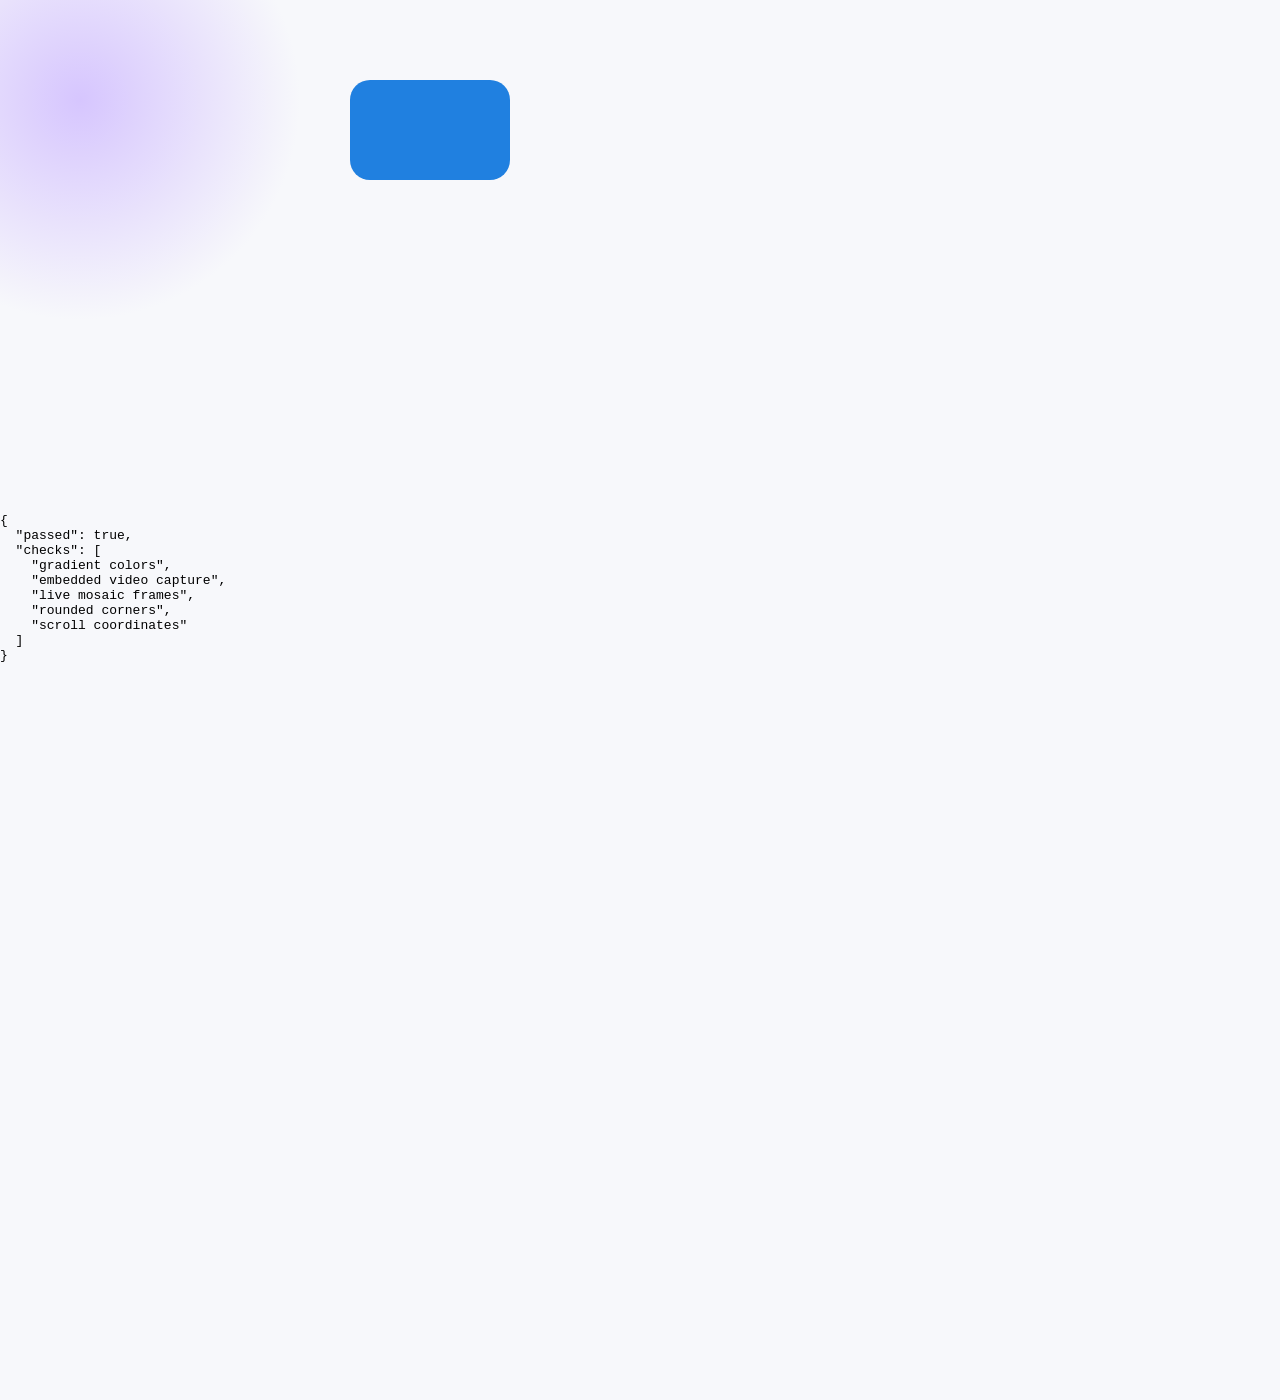
<file: Tests/WebAnnotationCaptureTests.html>
<!doctype html>
<meta charset="utf-8">
<title>Point annotation capture regression tests</title>
<style>
  body { margin: 0; min-height: 1400px; background: radial-gradient(circle at 80px 100px, rgba(206,185,255,.8), transparent 220px), #f7f8fb; }
  video { position: absolute; left: 350px; top: 80px; width: 160px; height: 100px; border-radius: 20px; }
  #result { position: absolute; top: 500px; }
</style>
<video muted playsinline></video>
<pre id="result" data-html2canvas-ignore>Running…</pre>
<script src="../docs/annotation-mosaic.js"></script>
<script>
  // Serve the repository root, then open /Tests/WebAnnotationCaptureTests.html.
  window.testResult = (async () => {
    const assert = (condition, message) => { if (!condition) throw new Error(message); };
    const near = (actual, expected, label) => assert(actual.every((value, i) => Math.abs(value - expected[i]) <= 2), `${label}: ${actual} != ${expected}`);
    const pixel = (canvas, x, y) => [...canvas.getContext('2d').getImageData(x, y, 1, 1).data];
    const frame = document.createElement('canvas');
    frame.width = 160;
    frame.height = 100;
    const paint = color => { const ctx = frame.getContext('2d'); ctx.fillStyle = color; ctx.fillRect(0, 0, 160, 100); };
    paint('#e02060');
    const video = document.querySelector('video');
    const stream = frame.captureStream(0);
    video.srcObject = stream;
    await video.play();
    let frameNumber = 0;
    const nextFrame = () => new Promise((resolve, reject) => {
      const timeout = setTimeout(() => reject(new Error('Video frame timeout')), 5000);
      video.requestVideoFrameCallback(() => { clearTimeout(timeout); resolve(); });
      const context = frame.getContext('2d');
      context.fillStyle = `rgb(${++frameNumber}, 0, 0)`;
      context.fillRect(0, 0, 1, 1);
      stream.getVideoTracks()[0].requestFrame();
    });
    await nextFrame();
    const source = await PointMosaic.capture();
    const scale = source.scale;
    const expected = document.createElement('canvas');
    expected.width = 300;
    expected.height = 400;
    const context = expected.getContext('2d');
    context.fillStyle = '#f7f8fb';
    context.fillRect(0, 0, 300, 400);
    const gradient = context.createRadialGradient(80, 100, 0, 80, 100, 220);
    gradient.addColorStop(0, 'rgba(206,185,255,.8)');
    gradient.addColorStop(1, 'rgba(206,185,255,0)');
    context.fillStyle = gradient;
    context.fillRect(0, 0, 300, 400);
    for (const [x, y] of [[80, 100], [180, 100], [80, 250]]) {
      near(pixel(source.canvas, x * scale, y * scale), pixel(expected, x, y), 'Gradient color');
    }
    near(pixel(source.canvas, 430 * scale, 130 * scale), [224, 32, 96, 255], 'Captured video frame');
    const target = document.createElement('canvas');
    const rect = {x: 390, y: 100, width: 80, height: 60};
    PointMosaic.render(target, source, rect, 'video-test');
    near(pixel(target, 40 * scale, 30 * scale), [224, 32, 96, 255], 'Initial mosaic video color');
    paint('#2080e0');
    await nextFrame();
    await nextFrame();
    PointMosaic.render(target, source, rect, 'video-test');
    near(pixel(target, 40 * scale, 30 * scale), [32, 128, 224, 255], 'Mosaic follows the new video frame');
    const corner = {x: 350, y: 80, width: 4, height: 4};
    PointMosaic.render(target, source, corner, 'corner-test');
    near(pixel(target, 0, 0), pixel(source.canvas, 350 * scale, 80 * scale), 'Rounded video corner preserves the page');
    scrollTo({top: 600, behavior: 'instant'});
    const scrolled = await PointMosaic.capture();
    near(pixel(scrolled.canvas, 80 * scale, 100 * scale), pixel(expected, 80, 100), 'Scrolled capture preserves document coordinates');
    assert(scrolled.videos[0].y === 80, 'Video stays in document coordinates after scrolling');
    video.pause();
    stream.getTracks().forEach(track => track.stop());
    return {passed: true, checks: ['gradient colors', 'embedded video capture', 'live mosaic frames', 'rounded corners', 'scroll coordinates']};
  })().then(result => {
    document.querySelector('#result').textContent = JSON.stringify(result, null, 2);
    return result;
  }).catch(error => {
    document.querySelector('#result').textContent = error.stack;
    return {passed: false, error: error.message};
  });
</script>
</file>
<file: docs/annotation-tools.css>
.point-annotation-dock,
.point-annotation-status {
  position: fixed;
  z-index: 2147483001;
  font-family: -apple-system, BlinkMacSystemFont, "Helvetica Neue", sans-serif;
}
.point-annotation-invitation {
  margin: 16px auto 0;
  max-width: 100%;
  text-align: center;
}
.point-annotation-invitation p {
  margin: 4px 0 0;
  color: #666773;
  font-size: 12px;
  line-height: 1.5;
}
.point-annotate-launch {
  display: inline-flex;
  align-items: center;
  justify-content: center;
  gap: 7px;
  min-height: 42px;
  max-width: 100%;
  padding: 8px 13px;
  border: 1px solid rgba(29, 29, 36, .15);
  border-radius: 99px;
  background: rgba(255, 255, 255, .42);
  color: #4d4c58;
  font: 600 13px/1.4 -apple-system, BlinkMacSystemFont, "Helvetica Neue", sans-serif;
  cursor: pointer;
}
.point-annotate-launch .point-annotation-icon { width: 18px; height: 18px; margin: 0; }
.point-annotate-launch:hover:not(:disabled) { border-color: rgba(99, 58, 200, .35); color: #633ac8; }
.point-annotate-launch:disabled { opacity: .6; cursor: default; }
.point-annotation-dock {
  bottom: max(18px, env(safe-area-inset-bottom));
  left: 50%;
  transform: translateX(-50%);
  display: flex;
  flex-direction: column;
  align-items: center;
  gap: 8px;
  max-width: calc(100vw - 20px);
}
.point-annotation-overlay {
  position: absolute;
  z-index: 2147483000;
  top: 0;
  left: 0;
  width: 100%;
  height: 0;
  pointer-events: none;
}
.point-annotation-surface {
  position: fixed;
  inset: 0;
  pointer-events: none;
}
.point-annotation-concealments,
.point-annotation-arrows,
.point-annotation-captions {
  position: absolute;
  top: 0;
  left: 0;
  pointer-events: none;
}
.point-annotation-arrows { overflow: hidden; }
.point-annotation-capturing .point-annotation-arrows,
.point-annotation-capturing .point-annotation-concealments,
.point-annotation-capturing .point-annotation-captions { display: none; }
.point-annotation-arrows path {
  fill: none;
  stroke-linecap: round;
  stroke-linejoin: round;
}
.point-annotation-arrow-hit {
  stroke: transparent;
  stroke-width: 16;
  pointer-events: stroke;
  touch-action: none;
}
.point-annotation-arrows [data-handle],
.point-annotation-rectangle,
.point-annotation-captions .point-annotation-caption {
  pointer-events: auto;
  touch-action: none;
}
.point-annotation-active :where(body *) { touch-action: none; }
.point-annotation-active :is(a, button, input, select, textarea, video, audio, summary, label, [contenteditable]:not([contenteditable="false"]), [role="button"], [role="slider"]),
.point-annotation-active :is(a, button, input, select, textarea, video, audio, summary, label, [contenteditable]:not([contenteditable="false"]), [role="button"], [role="slider"]) *,
.point-annotation-active :has(:is(a, button, input, select, textarea, video, audio, summary, label, [contenteditable]:not([contenteditable="false"]), [role="button"], [role="slider"])) { touch-action: auto; }
.point-annotation-dragging,
.point-annotation-dragging * { -webkit-user-select: none; user-select: none; }
.point-annotation-hover,
.point-annotation-hover * { cursor: var(--point-annotation-cursor) !important; }
.point-annotation-arrow-shadow { stroke: rgba(0, 0, 0, .62); stroke-width: 7; }
.point-annotation-arrow { stroke: #0a7aff; stroke-width: 4; }
.point-annotation-selection {
  fill: none;
  stroke: #0a7aff;
  stroke-width: 3;
  stroke-dasharray: 7 5;
  filter: drop-shadow(0 0 2px rgba(0, 0, 0, .9));
}
.point-annotation-rectangle { position: absolute; }
.point-annotation-redaction { background: #000; }
.point-annotation-caption {
  position: absolute;
  box-sizing: border-box;
  margin: 0;
  border: 2.5px solid #0a7aff;
  border-radius: 6px;
  padding: 4px 7px;
  background: rgba(0, 0, 0, .72);
  color: white;
  font: 600 15px/18px -apple-system, BlinkMacSystemFont, "Helvetica Neue", sans-serif;
  white-space: pre-wrap;
  overflow-wrap: anywhere;
}
.point-annotation-caption-editor {
  pointer-events: auto;
  resize: none;
  outline: none;
  overflow: auto;
  min-height: 30px;
}
.point-annotation-caption-editor::placeholder { color: rgba(255, 255, 255, .55); }
.point-annotation-toolbar {
  box-sizing: border-box;
  display: flex;
  flex-wrap: wrap;
  justify-content: center;
  align-items: center;
  gap: 6px;
  padding: 7px;
  width: max-content;
  max-width: calc(100vw - 20px);
  border: 1px solid rgba(255, 255, 255, .8);
  border-radius: 28px;
  background: rgba(248, 249, 252, .82);
  -webkit-backdrop-filter: blur(28px) saturate(1.4);
  backdrop-filter: blur(28px) saturate(1.4);
  box-shadow: 0 8px 30px rgba(0, 0, 0, .2), inset 0 1px 0 white;
}
.point-annotation-toolbar button {
  flex: 0 0 auto;
  min-width: 42px;
  min-height: 42px;
  padding: 8px;
  border: 0;
  border-radius: 50%;
  background: transparent;
  color: #303442;
  font: inherit;
  font-size: 12px;
  font-weight: 600;
  cursor: pointer;
}
.point-annotation-tools,
.point-annotation-actions { display: flex; align-items: center; gap: 2px; }
.point-annotation-actions { flex-wrap: wrap; justify-content: center; max-width: 100%; border-left: 1px solid rgba(45, 50, 65, .16); padding-left: 6px; }
.point-annotation-actions button { border-radius: 22px; }
.point-annotation-tool { display: grid; place-items: center; }
.point-annotation-icon {
  display: block;
  width: 21px;
  height: 21px;
  margin: auto;
  background: currentColor;
  -webkit-mask: var(--point-icon) center / contain no-repeat;
  mask: var(--point-icon) center / contain no-repeat;
}
.point-annotation-toolbar button:hover:not(:disabled) { background: rgba(48, 70, 110, .09); }
.point-annotation-toolbar .point-annotation-tool[aria-pressed="true"] {
  color: #0a7aff;
  background: rgba(10, 122, 255, .14);
  box-shadow: inset 0 0 0 1px rgba(10, 122, 255, .16);
}
.point-annotation-toolbar button:disabled { opacity: .32; cursor: default; }
.point-annotation-toolbar .point-annotation-clear { color: #fff; background: #0a7aff; border-radius: 22px; padding: 8px 13px; }
.point-annotation-toolbar button.point-annotation-clear:hover { background: #066cde; }
.point-annotation-toolbar button:focus-visible,
.point-annotate-launch:focus-visible { outline: 3px solid #0a7aff; outline-offset: 3px; }
.point-annotation-status {
  top: max(68px, calc(env(safe-area-inset-top) + 54px));
  left: 50%;
  transform: translateX(-50%);
  box-sizing: border-box;
  width: max-content;
  max-width: calc(100vw - 32px);
  padding: 10px 14px;
  border-radius: 12px;
  background: rgba(25, 29, 38, .92);
  color: white;
  font-size: 13px;
  line-height: 1.4;
  text-align: center;
  pointer-events: none;
}
.point-annotation-toolbar[hidden],
.point-annotation-dock[hidden],
.point-annotation-overlay[hidden],
.point-annotate-launch[hidden],
.point-annotation-status[hidden] { display: none; }
@media (max-width: 520px) {
  .point-annotation-toolbar { display: grid; grid-template-columns: repeat(5, minmax(0, 1fr)); gap: 3px; width: 278px; padding: 6px; border-radius: 25px; }
  .point-annotation-tools,
  .point-annotation-actions { display: contents; }
  .point-annotation-tool,
  .point-annotation-actions [data-action="undo"],
  .point-annotation-actions [data-action="redo"] { grid-row: 1; }
  .point-annotation-actions [data-action="clear all"] { grid-column: span 4; }
}

.point-annotation-dock:not([hidden]) .point-annotation-toolbar {
  animation: point-annotation-toolbar-in 450ms cubic-bezier(.22, .8, .3, 1) backwards;
}
@keyframes point-annotation-toolbar-in {
  0% { opacity: 0; transform: translateY(14px) scale(.94); filter: blur(5px); }
  65% { opacity: 1; transform: translateY(-3px) scale(1.018); filter: blur(0); }
  100% { opacity: 1; transform: none; filter: none; }
}
@media (prefers-reduced-motion: reduce) {
  .point-annotation-dock:not([hidden]) .point-annotation-toolbar { animation: none; }
}
</file>
